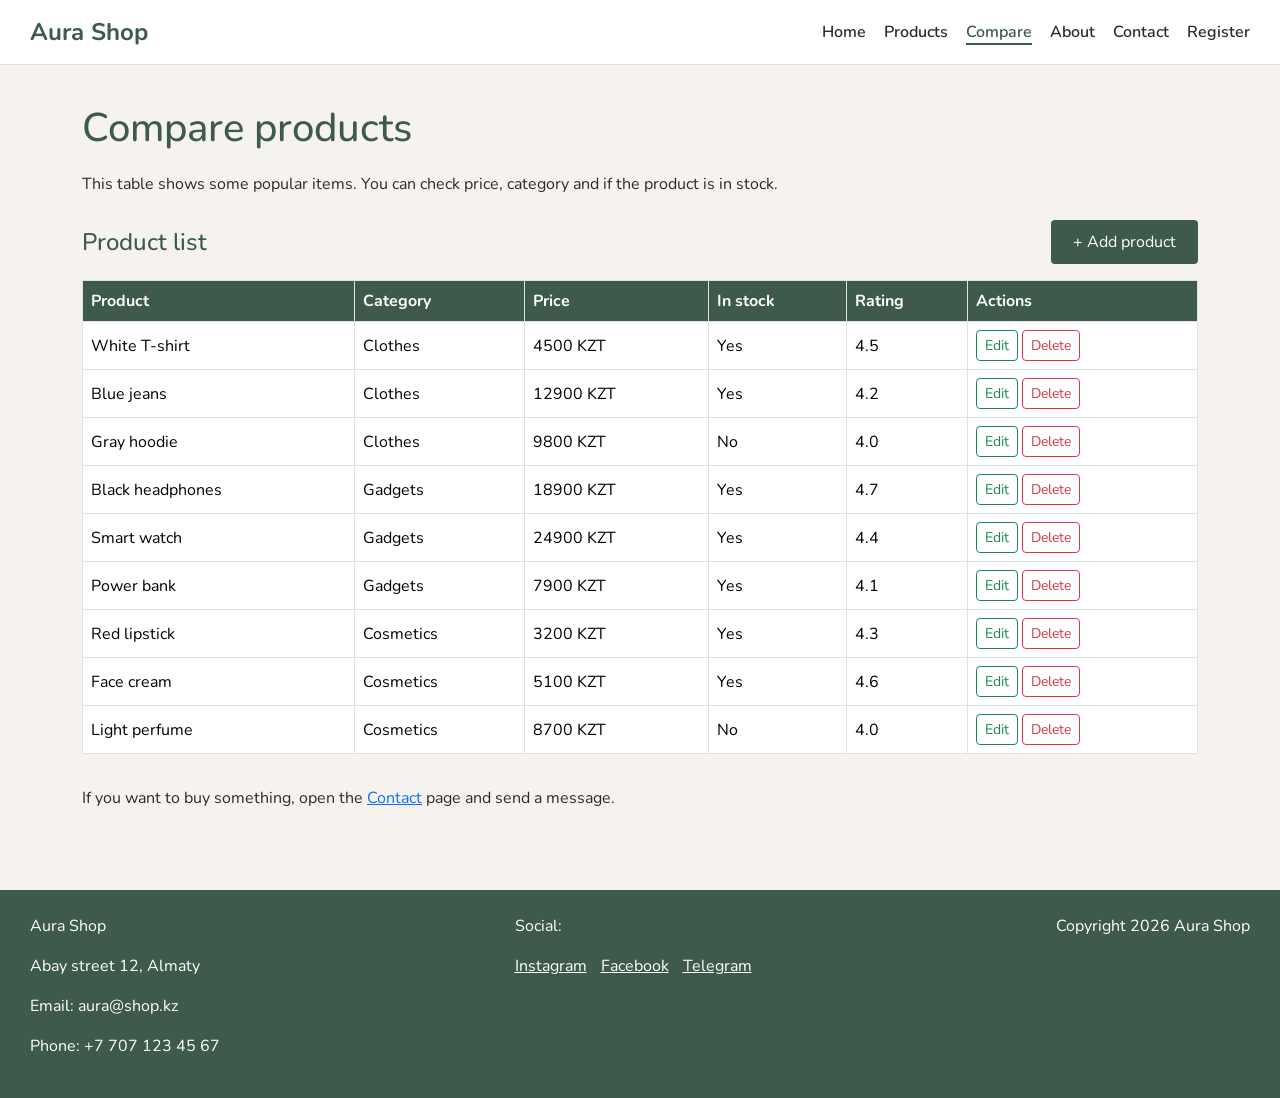
<file: compare.html>
<!DOCTYPE html>
<html lang="en">
<head>
  <meta charset="UTF-8">
  <meta name="viewport" content="width=device-width, initial-scale=1.0">
  <title>Aura Shop - Compare</title>
  <link rel="preconnect" href="https://fonts.googleapis.com">
  <link rel="preconnect" href="https://fonts.gstatic.com" crossorigin>
  <link href="https://fonts.googleapis.com/css2?family=Nunito:wght@400;600;700&display=swap" rel="stylesheet">
  <link href="https://cdn.jsdelivr.net/npm/bootstrap@5.3.3/dist/css/bootstrap.min.css" rel="stylesheet">
  <link rel="stylesheet" href="css/style.css">
</head>
<body>
  <header class="site-header">
    <a class="logo" href="index.html">Aura Shop</a>
    <nav>
      <ul class="main-nav">
        <li><a href="index.html">Home</a></li>
        <li><a href="products.html">Products</a></li>
        <li><a class="active" href="compare.html">Compare</a></li>
        <li><a href="about.html">About</a></li>
        <li><a href="contact.html">Contact</a></li>
        <li><a href="register.html">Register</a></li>
      </ul>
    </nav>
  </header>

  <main class="container py-4">
    <h1 class="section-title">Compare products</h1>
    <p>This table shows some popular items. You can check price, category and if the product is in stock.</p>

    <div class="d-flex justify-content-between align-items-center flex-wrap gap-2 mt-4">
      <h2 class="section-title mb-0 fs-4">Product list</h2>
      <button type="button" class="btn-shop" id="addProductBtn">+ Add product</button>
    </div>

    <div class="table-responsive mt-3">
      <table class="table table-bordered compare-table align-middle">
        <thead>
          <tr>
            <th>Product</th>
            <th>Category</th>
            <th>Price</th>
            <th>In stock</th>
            <th>Rating</th>
            <th>Actions</th>
          </tr>
        </thead>
        <tbody id="productsTableBody"></tbody>
      </table>
    </div>
    <p class="text-muted small" id="tableEmpty" style="display:none;">The table is empty. Click "Add product" to create the first item.</p>

    <div class="modal fade" id="productModal" tabindex="-1" aria-labelledby="productModalTitle" aria-hidden="true">
      <div class="modal-dialog">
        <form class="modal-content" id="productForm" novalidate>
          <div class="modal-header">
            <h5 class="modal-title" id="productModalTitle">Add product</h5>
            <button type="button" class="btn-close" data-bs-dismiss="modal" aria-label="Close"></button>
          </div>
          <div class="modal-body">
            <input type="hidden" id="productId">
            <div class="mb-3">
              <label class="form-label" for="pName">Product name</label>
              <input class="form-control" type="text" id="pName" required>
              <div class="invalid-feedback">Please enter a product name.</div>
            </div>
            <div class="mb-3">
              <label class="form-label" for="pCategory">Category</label>
              <select class="form-select" id="pCategory">
                <option>Clothes</option>
                <option>Gadgets</option>
                <option>Cosmetics</option>
              </select>
            </div>
            <div class="mb-3">
              <label class="form-label" for="pPrice">Price (KZT)</label>
              <input class="form-control" type="number" id="pPrice" min="1" step="1" required>
              <div class="invalid-feedback">Enter a price greater than 0.</div>
            </div>
            <div class="mb-3">
              <label class="form-label" for="pStock">In stock</label>
              <select class="form-select" id="pStock">
                <option>Yes</option>
                <option>No</option>
              </select>
            </div>
            <div class="mb-3">
              <label class="form-label" for="pRating">Rating (0 - 5)</label>
              <input class="form-control" type="number" id="pRating" min="0" max="5" step="0.1" required>
              <div class="invalid-feedback">Rating must be from 0 to 5.</div>
            </div>
          </div>
          <div class="modal-footer">
            <button type="button" class="btn btn-secondary" data-bs-dismiss="modal">Cancel</button>
            <button type="submit" class="btn-shop">Save</button>
          </div>
        </form>
      </div>
    </div>

    <div class="modal fade" id="deleteModal" tabindex="-1" aria-labelledby="deleteModalTitle" aria-hidden="true">
      <div class="modal-dialog modal-dialog-centered">
        <div class="modal-content">
          <div class="modal-header">
            <h5 class="modal-title" id="deleteModalTitle">Delete product</h5>
            <button type="button" class="btn-close" data-bs-dismiss="modal" aria-label="Close"></button>
          </div>
          <div class="modal-body">
            <p class="mb-0">Are you sure you want to delete <strong id="deleteName"></strong>?</p>
          </div>
          <div class="modal-footer">
            <button type="button" class="btn btn-secondary" data-bs-dismiss="modal">Cancel</button>
            <button type="button" class="btn btn-danger" id="confirmDelete">Delete</button>
          </div>
        </div>
      </div>
    </div>

    <p class="mt-3">If you want to buy something, open the <a href="contact.html">Contact</a> page and send a message.</p>
  </main>

  <footer class="site-footer">
    <div class="footer-box">
      <div>
        <p>Aura Shop</p>
        <p>Abay street 12, Almaty</p>
        <p>Email: aura@shop.kz</p>
        <p>Phone: +7 707 123 45 67</p>
      </div>
      <div>
        <p>Social:</p>
        <a href="https://instagram.com">Instagram</a>
        <a href="https://facebook.com">Facebook</a>
        <a href="https://t.me">Telegram</a>
      </div>
      <div>
        <p>Copyright 2026 Aura Shop</p>
      </div>
    </div>
  </footer>
  <script src="https://code.jquery.com/jquery-3.7.1.min.js"></script>
  <script src="https://cdn.jsdelivr.net/npm/bootstrap@5.3.3/dist/js/bootstrap.bundle.min.js"></script>
  <script src="js/script.js"></script>
</body>
</html>
</file>
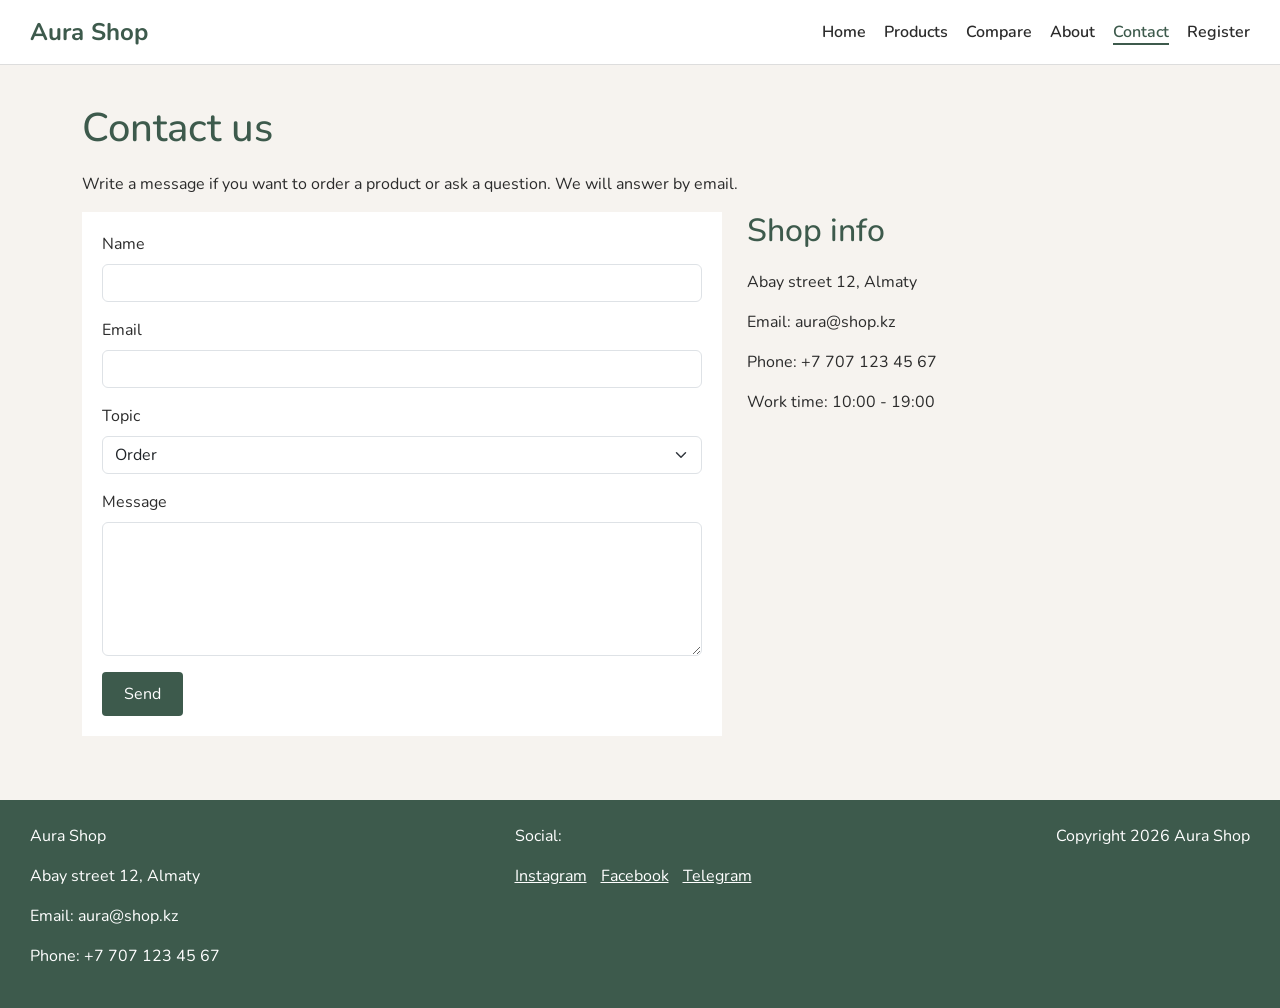
<file: contact.html>
<!DOCTYPE html>
<html lang="en">
<head>
  <meta charset="UTF-8">
  <meta name="viewport" content="width=device-width, initial-scale=1.0">
  <title>Aura Shop - Contact</title>
  <link rel="preconnect" href="https://fonts.googleapis.com">
  <link rel="preconnect" href="https://fonts.gstatic.com" crossorigin>
  <link href="https://fonts.googleapis.com/css2?family=Nunito:wght@400;600;700&display=swap" rel="stylesheet">
  <link href="https://cdn.jsdelivr.net/npm/bootstrap@5.3.3/dist/css/bootstrap.min.css" rel="stylesheet">
  <link rel="stylesheet" href="css/style.css">
</head>
<body>
  <header class="site-header">
    <a class="logo" href="index.html">Aura Shop</a>
    <nav>
      <ul class="main-nav">
        <li><a href="index.html">Home</a></li>
        <li><a href="products.html">Products</a></li>
        <li><a href="compare.html">Compare</a></li>
        <li><a href="about.html">About</a></li>
        <li><a class="active" href="contact.html">Contact</a></li>
        <li><a href="register.html">Register</a></li>
      </ul>
    </nav>
  </header>

  <main class="container py-4">
    <h1 class="section-title">Contact us</h1>
    <p>Write a message if you want to order a product or ask a question. We will answer by email.</p>

    <div class="row">
      <div class="col-md-7">
        <form class="contact-form" id="contactForm" action="#" method="post" novalidate>
          <div class="mb-3">
            <label class="form-label" for="name">Name</label>
            <input class="form-control" type="text" id="name" name="name" required>
            <div class="invalid-feedback">Please enter your name.</div>
          </div>
          <div class="mb-3">
            <label class="form-label" for="email">Email</label>
            <input class="form-control" type="email" id="email" name="email" required>
            <div class="invalid-feedback">Please enter a valid email address.</div>
          </div>
          <div class="mb-3">
            <label class="form-label" for="topic">Topic</label>
            <select class="form-select" id="topic" name="topic">
              <option>Order</option>
              <option>Question</option>
              <option>Feedback</option>
            </select>
          </div>
          <div class="mb-3">
            <label class="form-label" for="message">Message</label>
            <textarea class="form-control" id="message" name="message" rows="5" required></textarea>
            <div class="invalid-feedback">Please write a message (at least 10 characters).</div>
          </div>
          <button class="btn-shop" type="submit">Send</button>
        </form>
      </div>
      <div class="col-md-5">
        <h2 class="section-title">Shop info</h2>
        <p>Abay street 12, Almaty</p>
        <p>Email: aura@shop.kz</p>
        <p>Phone: +7 707 123 45 67</p>
        <p>Work time: 10:00 - 19:00</p>
      </div>
    </div>
  </main>

  <footer class="site-footer">
    <div class="footer-box">
      <div>
        <p>Aura Shop</p>
        <p>Abay street 12, Almaty</p>
        <p>Email: aura@shop.kz</p>
        <p>Phone: +7 707 123 45 67</p>
      </div>
      <div>
        <p>Social:</p>
        <a href="https://instagram.com">Instagram</a>
        <a href="https://facebook.com">Facebook</a>
        <a href="https://t.me">Telegram</a>
      </div>
      <div>
        <p>Copyright 2026 Aura Shop</p>
      </div>
    </div>
  </footer>
  <script src="https://code.jquery.com/jquery-3.7.1.min.js"></script>
  <script src="https://cdn.jsdelivr.net/npm/bootstrap@5.3.3/dist/js/bootstrap.bundle.min.js"></script>
  <script src="js/script.js"></script>
</body>
</html>
</file>
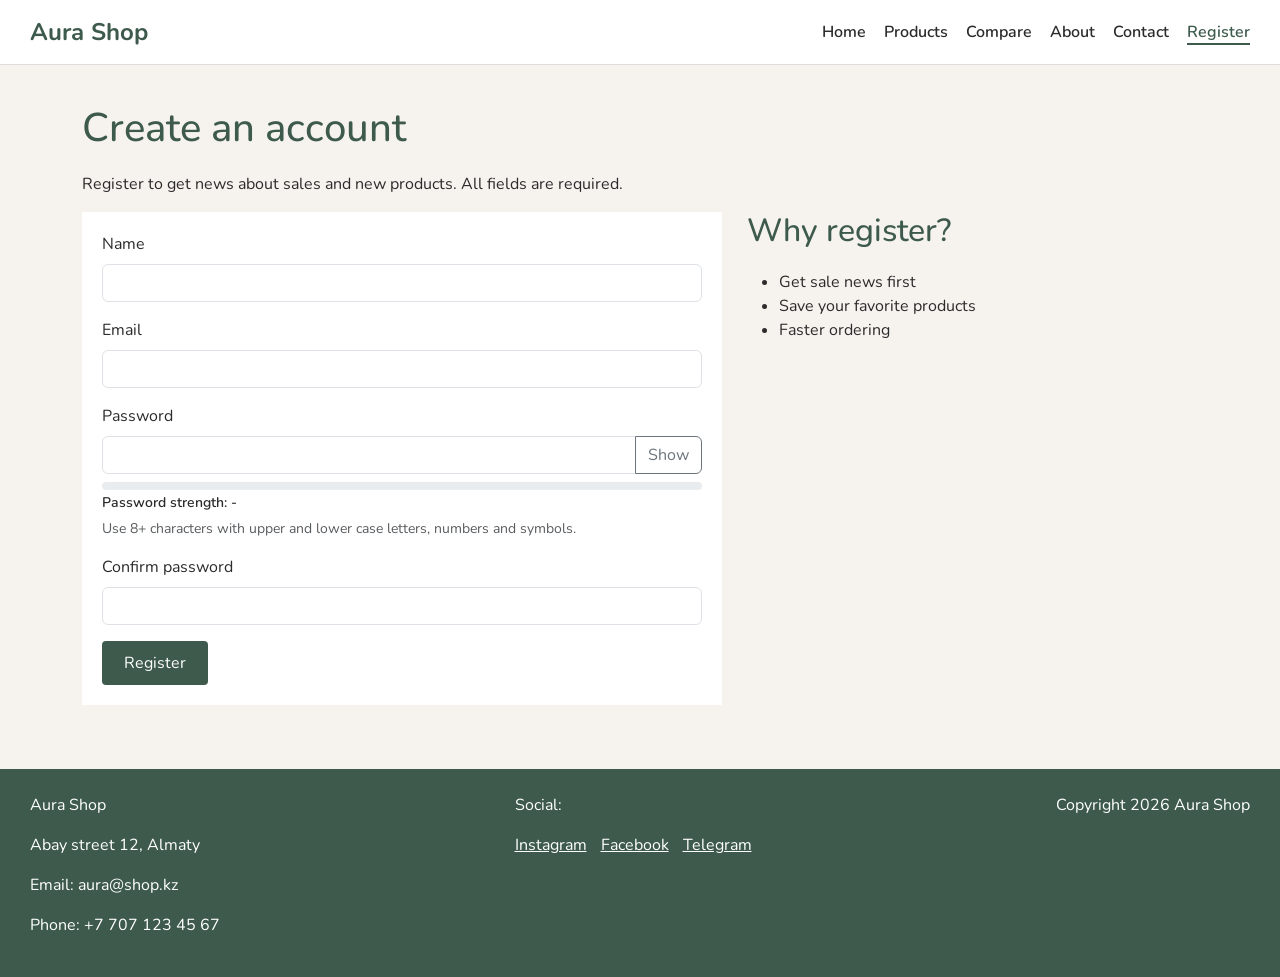
<file: register.html>
<!DOCTYPE html>
<html lang="en">
<head>
  <meta charset="UTF-8">
  <meta name="viewport" content="width=device-width, initial-scale=1.0">
  <title>Aura Shop - Register</title>
  <link rel="preconnect" href="https://fonts.googleapis.com">
  <link rel="preconnect" href="https://fonts.gstatic.com" crossorigin>
  <link href="https://fonts.googleapis.com/css2?family=Nunito:wght@400;600;700&display=swap" rel="stylesheet">
  <link href="https://cdn.jsdelivr.net/npm/bootstrap@5.3.3/dist/css/bootstrap.min.css" rel="stylesheet">
  <link rel="stylesheet" href="css/style.css">
</head>
<body>
  <header class="site-header">
    <a class="logo" href="index.html">Aura Shop</a>
    <nav>
      <ul class="main-nav">
        <li><a href="index.html">Home</a></li>
        <li><a href="products.html">Products</a></li>
        <li><a href="compare.html">Compare</a></li>
        <li><a href="about.html">About</a></li>
        <li><a href="contact.html">Contact</a></li>
        <li><a class="active" href="register.html">Register</a></li>
      </ul>
    </nav>
  </header>

  <main class="container py-4">
    <h1 class="section-title">Create an account</h1>
    <p>Register to get news about sales and new products. All fields are required.</p>

    <div class="row">
      <div class="col-md-7">
        <div id="registerAlert"></div>
        <form class="contact-form" id="registerForm" novalidate>
          <div class="mb-3">
            <label class="form-label" for="regName">Name</label>
            <input class="form-control" type="text" id="regName" name="name" autocomplete="name" required>
            <div class="invalid-feedback">Please enter your name (at least 2 characters).</div>
            <div class="valid-feedback">Looks good!</div>
          </div>
          <div class="mb-3">
            <label class="form-label" for="regEmail">Email</label>
            <input class="form-control" type="email" id="regEmail" name="email" autocomplete="email" required>
            <div class="invalid-feedback">Please enter a valid email, for example name@example.com.</div>
            <div class="valid-feedback">Email format is correct.</div>
          </div>
          <div class="mb-3">
            <label class="form-label" for="regPassword">Password</label>
            <div class="input-group has-validation">
              <input class="form-control" type="password" id="regPassword" name="password" autocomplete="new-password" required>
              <button class="btn btn-outline-secondary" type="button" id="togglePassword" aria-label="Show or hide password">Show</button>
              <div class="invalid-feedback">Password must be at least 8 characters.</div>
            </div>
            <div class="strength-wrap mt-2">
              <div class="progress" style="height: 8px;">
                <div class="progress-bar" id="strengthBar" role="progressbar" style="width: 0%;" aria-valuemin="0" aria-valuemax="100"></div>
              </div>
              <small id="strengthText" class="strength-text">Password strength: -</small>
            </div>
            <small class="text-muted d-block mt-1">Use 8+ characters with upper and lower case letters, numbers and symbols.</small>
          </div>
          <div class="mb-3">
            <label class="form-label" for="regConfirm">Confirm password</label>
            <input class="form-control" type="password" id="regConfirm" name="confirm" autocomplete="new-password" required>
            <div class="invalid-feedback" id="confirmFeedback">Passwords do not match.</div>
            <div class="valid-feedback">Passwords match.</div>
          </div>
          <button class="btn-shop" type="submit">Register</button>
        </form>
      </div>
      <div class="col-md-5">
        <h2 class="section-title">Why register?</h2>
        <ul>
          <li>Get sale news first</li>
          <li>Save your favorite products</li>
          <li>Faster ordering</li>
        </ul>
      </div>
    </div>
  </main>

  <footer class="site-footer">
    <div class="footer-box">
      <div>
        <p>Aura Shop</p>
        <p>Abay street 12, Almaty</p>
        <p>Email: aura@shop.kz</p>
        <p>Phone: +7 707 123 45 67</p>
      </div>
      <div>
        <p>Social:</p>
        <a href="https://instagram.com">Instagram</a>
        <a href="https://facebook.com">Facebook</a>
        <a href="https://t.me">Telegram</a>
      </div>
      <div>
        <p>Copyright 2026 Aura Shop</p>
      </div>
    </div>
  </footer>
  <script src="https://code.jquery.com/jquery-3.7.1.min.js"></script>
  <script src="https://cdn.jsdelivr.net/npm/bootstrap@5.3.3/dist/js/bootstrap.bundle.min.js"></script>
  <script src="js/script.js"></script>
</body>
</html>
</file>
<file: css/style.css>
:root {
  --main-color: #3d5a4c;
  --accent-color: #c4785a;
  --bg-color: #f6f3ef;
  --text-color: #2b2b2b;
  --font-size-main: 16px;
}

* {
  box-sizing: border-box;
}

body {
  margin: 0;
  font-family: "Nunito", Arial, sans-serif;
  font-size: var(--font-size-main);
  color: var(--text-color);
  background-color: var(--bg-color);
  padding-top: 80px;
}

.site-header {
  position: fixed;
  top: 0;
  left: 0;
  right: 0;
  z-index: 100;
  display: flex;
  justify-content: space-between;
  align-items: center;
  background-color: #fff;
  padding: 14px 30px;
  border-bottom: 1px solid #ddd;
}

.logo {
  font-size: 24px;
  font-weight: 700;
  color: var(--main-color);
  text-decoration: none;
}

.logo:hover {
  color: var(--accent-color);
}

.main-nav {
  display: flex;
  gap: 18px;
  list-style: none;
  margin: 0;
  padding: 0;
}

.main-nav a {
  text-decoration: none;
  color: var(--text-color);
  font-weight: 600;
}

.main-nav a:hover,
.main-nav a:focus {
  color: var(--accent-color);
  outline: none;
}

.main-nav a.active {
  color: var(--main-color);
  border-bottom: 2px solid var(--main-color);
}

.hero {
  background-color: #e7eee9;
  padding: 60px 20px;
  text-align: center;
}

.hero h1 {
  color: var(--main-color);
  margin-bottom: 12px;
}

.hero p {
  max-width: 620px;
  margin: 0 auto 20px auto;
}

.btn-shop {
  display: inline-block;
  background-color: var(--main-color);
  color: #fff;
  text-decoration: none;
  padding: 10px 22px;
  border-radius: 4px;
  border: none;
}

.btn-shop:hover,
.btn-shop:focus {
  background-color: var(--accent-color);
  color: #fff;
}

.section-title {
  color: var(--main-color);
  margin-bottom: 20px;
}

.product-grid {
  display: grid;
  grid-template-columns: repeat(3, 1fr);
  gap: 20px;
}

.product-card {
  background-color: #fff;
  border: 1px solid #e2e2e2;
  padding: 12px;
  position: relative;
}

.product-card:nth-child(even) {
  background-color: #f3f7f4;
}

.product-card img {
  width: 100%;
  height: 210px;
  object-fit: cover;
}

.sale-tag {
  position: absolute;
  top: 20px;
  left: 20px;
  background-color: var(--accent-color);
  color: #fff;
  padding: 4px 10px;
  font-size: 13px;
}

.price {
  font-weight: 700;
  color: var(--main-color);
}

.gallery-grid {
  display: grid;
  grid-template-columns: repeat(3, 1fr);
  gap: 12px;
}

.gallery-grid img {
  width: 100%;
  height: 180px;
  object-fit: cover;
}

.compare-table {
  width: 100%;
  background-color: #fff;
}

.compare-table th {
  background-color: var(--main-color);
  color: #fff;
}

.compare-table tr:nth-child(even) {
  background-color: #eef3f0;
}

.contact-form {
  background-color: #fff;
  padding: 20px;
  max-width: 640px;
}

.site-footer {
  background-color: var(--main-color);
  color: #fff;
  margin-top: 40px;
  padding: 24px 30px;
}

.footer-box {
  display: flex;
  justify-content: space-between;
  gap: 20px;
}

.site-footer a {
  color: #fff;
  margin-right: 10px;
}

.site-footer a:hover,
.site-footer a:focus {
  color: #f3d5c9;
}

@media (max-width: 992px) {
  .product-grid,
  .gallery-grid {
    grid-template-columns: repeat(2, 1fr);
  }

  body {
    font-size: 15px;
    padding-top: 120px;
  }

  .hero {
    padding: 40px 16px;
  }
}

@media (max-width: 576px) {
  .site-header {
    flex-direction: column;
    align-items: flex-start;
    padding: 12px 16px;
  }

  .main-nav {
    flex-direction: column;
    gap: 8px;
    margin-top: 10px;
  }

  .product-grid,
  .gallery-grid,
  .footer-box {
    grid-template-columns: 1fr;
    flex-direction: column;
  }

  body {
    padding-top: 200px;
    font-size: 14px;
  }

  .hero h1 {
    font-size: 26px;
  }
}

/* ===== Endterm: JavaScript / jQuery features ===== */

/* search + filter */
.filter-bar {
  display: flex;
  gap: 16px;
  align-items: center;
  flex-wrap: wrap;
}

.filter-bar .form-control {
  max-width: 320px;
}

.filter-bar .btn-outline-success {
  --bs-btn-color: var(--main-color);
  --bs-btn-border-color: var(--main-color);
  --bs-btn-hover-bg: var(--main-color);
  --bs-btn-hover-border-color: var(--main-color);
  --bs-btn-active-bg: var(--main-color);
  --bs-btn-active-border-color: var(--main-color);
}

mark.search-hit {
  background-color: #f3d5c9;
  padding: 0 2px;
}

/* password strength */
.strength-text {
  font-weight: 600;
}

.strength-weak { color: #dc3545; }
.strength-medium { color: #d98a00; }
.strength-strong { color: #198754; }

/* table actions */
.compare-table td .btn {
  margin-right: 4px;
}

.compare-table tbody tr {
  transition: background-color 0.3s;
}

/* gallery + lightbox */
.gallery-img {
  cursor: zoom-in;
  transition: transform 0.25s, opacity 0.25s;
}

.gallery-img:hover,
.gallery-img:focus {
  transform: scale(1.03);
  opacity: 0.9;
  outline: none;
}

.lightbox {
  position: fixed;
  inset: 0;
  z-index: 2000;
  background-color: rgba(0, 0, 0, 0.88);
  display: flex;
  align-items: center;
  justify-content: center;
}

.lb-figure {
  margin: 0;
  max-width: 85vw;
  text-align: center;
}

.lb-figure img {
  max-width: 85vw;
  max-height: 78vh;
  object-fit: contain;
  border-radius: 4px;
}

.lb-figure figcaption {
  color: #fff;
  margin-top: 10px;
}

.lb-btn {
  position: absolute;
  background: rgba(255, 255, 255, 0.15);
  color: #fff;
  border: none;
  width: 48px;
  height: 48px;
  border-radius: 50%;
  font-size: 22px;
  line-height: 1;
  cursor: pointer;
}

.lb-btn:hover,
.lb-btn:focus {
  background: var(--accent-color);
  outline: none;
}

.lb-close { top: 20px; right: 24px; font-size: 30px; }
.lb-prev { left: 20px; top: 50%; transform: translateY(-50%); }
.lb-next { right: 20px; top: 50%; transform: translateY(-50%); }

@media (max-width: 576px) {
  .lb-prev { left: 8px; }
  .lb-next { right: 8px; }
  .filter-bar .form-control { max-width: 100%; }
}
</file>
